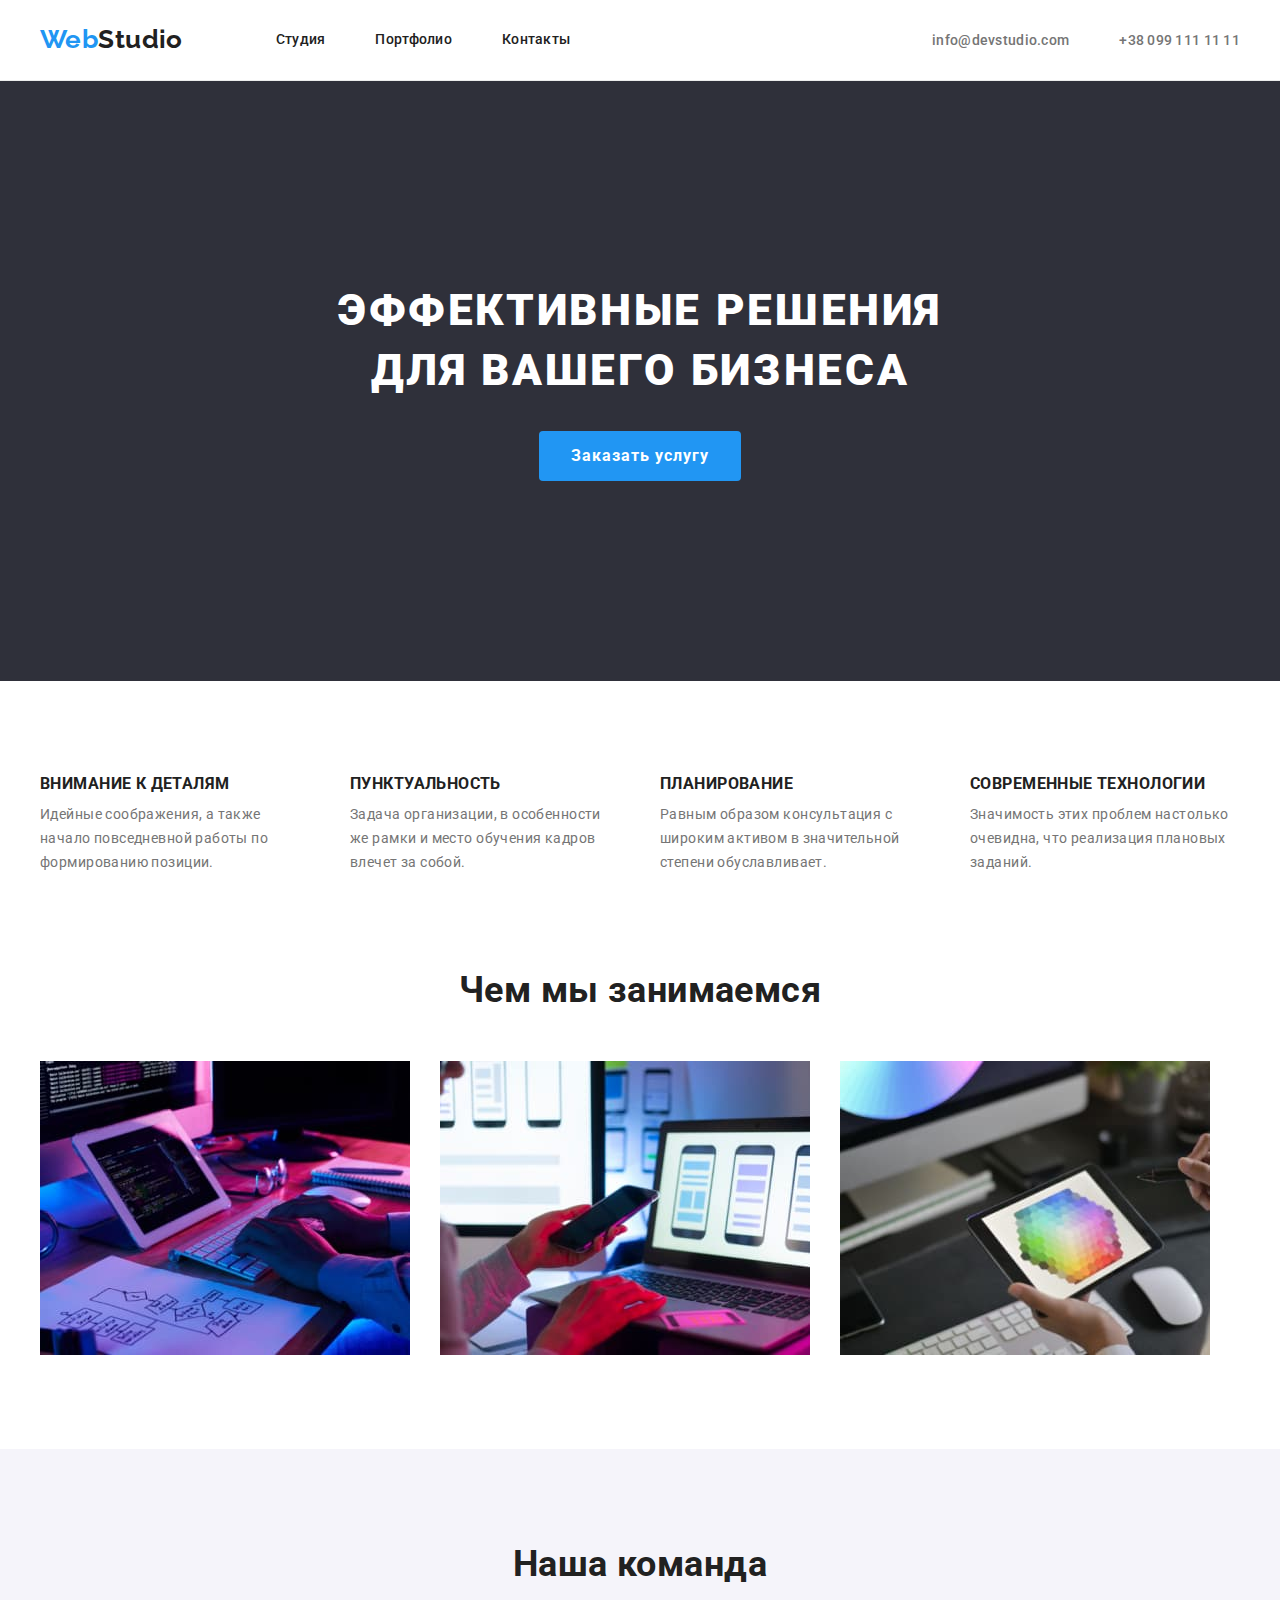
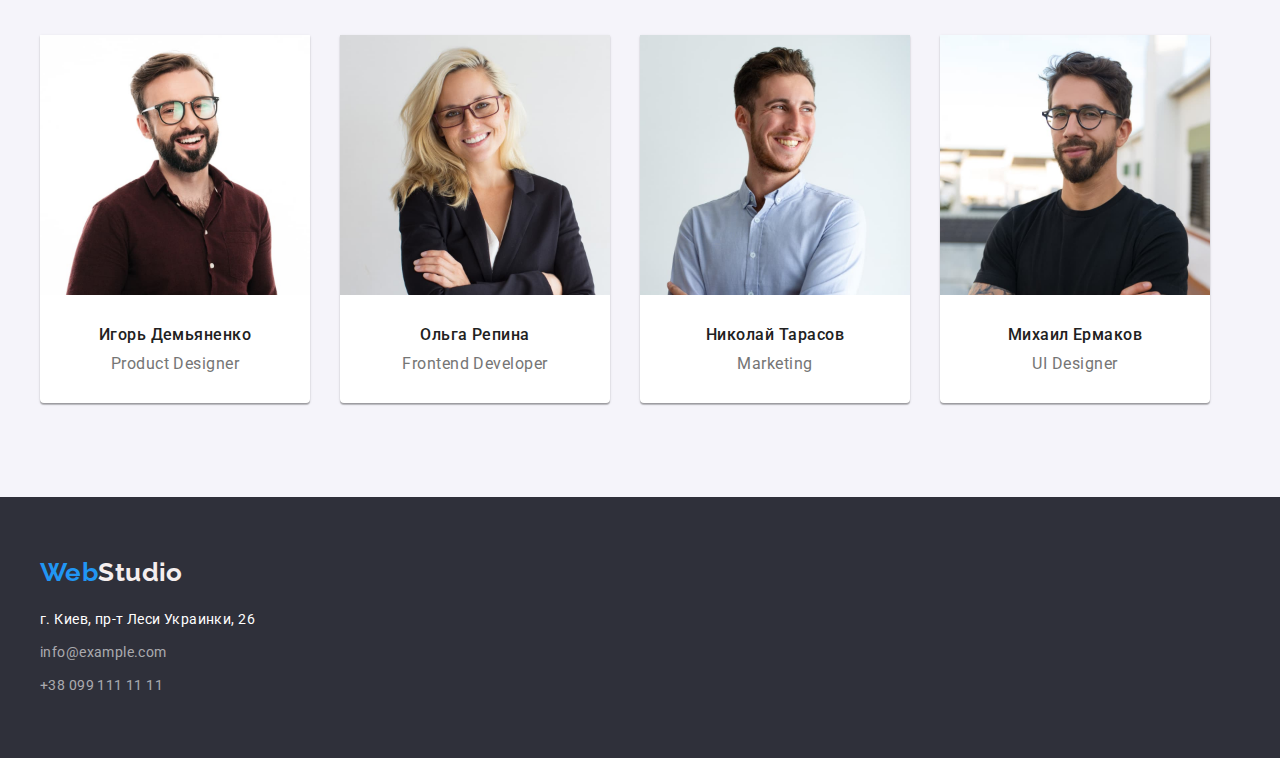
<file: index.html>
<!DOCTYPE html>
<html lang="ru">
<head>
    <meta charset="UTF-8">
    <meta http-equiv="X-UA-Compatible" content="IE=edge">
    <meta name="viewport" content="width=device-width, initial-scale=1.0">
    <title>Document</title>
    <link rel="preconnect" href="https://fonts.googleapis.com">
    <link rel="preconnect" href="https://fonts.gstatic.com" crossorigin>
    <link href="https://fonts.googleapis.com/css2?family=Raleway:wght@700&family=Roboto:wght@400;500;700;900&display=swap"
    rel="stylesheet">
    <link rel="stylesheet" href="https://cdnjs.cloudflare.com/ajax/libs/modern-normalize/1.1.0/modern-normalize.min.css"
    integrity="sha512-wpPYUAdjBVSE4KJnH1VR1HeZfpl1ub8YT/NKx4PuQ5NmX2tKuGu6U/JRp5y+Y8XG2tV+wKQpNHVUX03MfMFn9Q=="
    crossorigin="anonymous" referrerpolicy="no-referrer" />
    <link rel="stylesheet" href="./css/styles.css">
</head>
<body>
    <header class="page-header">
    <div class="container container-header">
    <nav class="nav">
     <a href="" class="logo"><span class="logo-two">Web</span>Studio</a>
           
     <ul class="site-nav">
                <li class="item"><a href="" class="link current">Студия</a></li>
                <li class="item"><a href="./portfolio.html"class="link">Портфолио</a></li>
                <li class="item"><a href="" class="link">Контакты</a></li>
            </ul>
            </nav>
     <ul class="auth-nav">
            <li class="item"><a href="" class="auth-nav1" >info@devstudio.com</a></li>
            <li class="item"><a href="tel:+380991111111" class="auth-nav1" >+38 099 111 11 11</a></li>
        </ul>
 </div>
    </header>
    <main>
    <section class="hero">
<div class="container container-hero">
        <h1 class="hero-title">Эффективные решения для вашего бизнеса</h1>
        <button type="button" class="button">Заказать услугу</button>
</div>
    </section>
<section class="section">
    <div class="container">
    <ul  class="work">
        <li class="work-tytle">
            <h3 class="work-one">Внимание к деталям</h3>
            <p class="work-two">Идейные соображения, а также начало повседневной работы по формированию позиции.</p>
        </li>
        <li class="work-tytle" >
            <h3 class="work-one">Пунктуальность</h3>
            <p class="work-two">Задача организации, в особенности же рамки и место обучения кадров влечет за собой.</p>
        </li>
        <li class="work-tytle" >
            <h3 class="work-one"3>Планирование</h3>
            <p class="work-two">Равным образом консультация с широким активом в значительной степени обуславливает.</p>
        </li >
        <li class="work-tytle" >
            <h3 class="work-one"3>Современные технологии</h3>
            <p class="work-two">Значимость этих проблем настолько очевидна, что реализация плановых заданий.</p>
        </li>
    </ul>
    </div>
    </section>
    <section class="section classes">
    <h2 class="title">Чем мы занимаемся</h2>
    <div class="container">
    <ul class="work-images">
        <li class="images"><img src="./images/img1.jpg" alt="Робота с компьютером" width="370"/></li>
        <li class="images"><img src="./images/img2.jpg" alt="Робота с телефоном" width="370"/></li>
        <li class="images"><img src="./images/img3.jpg" alt="Робота с планшетом" width="370"/></li>
    </ul>
    </div>
</section>
<section class="section command">
    <h2 class="title">Наша команда</h2>
        <ul class="command-title">
        <li  class="participant"><img src="./images/face1.jpg" alt="Участник 1" width="270"/>
            <div class="participant-title">
            <h3 class="title-one">Игорь Демьяненко</h3>
            <p class="work-three">Product Designer</p>
        </div>
        </li>
        <li class="participant"><img src="./images/face2.jpg" alt="Участник 2" width="270"/>
            <div class="participant-title">
            <h3 class="title-one">Ольга Репина</h3>
            <p class="work-three">Frontend Developer</p>
        </div>
        </li>
        <li class="participant"><img src="./images/face3.jpg" alt="Участник 3" width="270"/>
            <div class="participant-title">
            <h3 class="title-one">Николай Тарасов</h3>
            <p class="work-three">Marketing</p>
        </div>
        </li>
        <li class="participant"><img src="./images/face4.jpg" alt="Участник 4" width="270"/>
            <div class="participant-title">
            <h3 class="title-one">Михаил Ермаков</h3>
            <p class="work-three">UI Designer</p>
        </div>
        </li>
    </ul>
  
</section>
</main>
<footer class="footer">
    <div class="container container-footer">
    <a href="" class="logo-header"><span class="logo-two">Web<span class="logo-three">Studio</span></a>
<address> 
    <ul class="adres">
        <li class="real">
            <a href="https://goo.gl/maps/MabtzVLt6xjvMvCGA"
             target="_blank"
            rel="noopener norefferer"
            class="adres-one" 
            >г. Киев, пр-т Леси Украинки, 26</a>
        </li>
        <li class="mail">
           <a href="mailto:info@example.com" class="adres-two" >info@example.com</a>
        </li>
        <li>
            <a href="tel:+380991111111" class="adres-two" >+38 099 111 11 11</a>
        </li>
    </ul>
</address>
</div>
</footer>
</body>
</html>
</file>
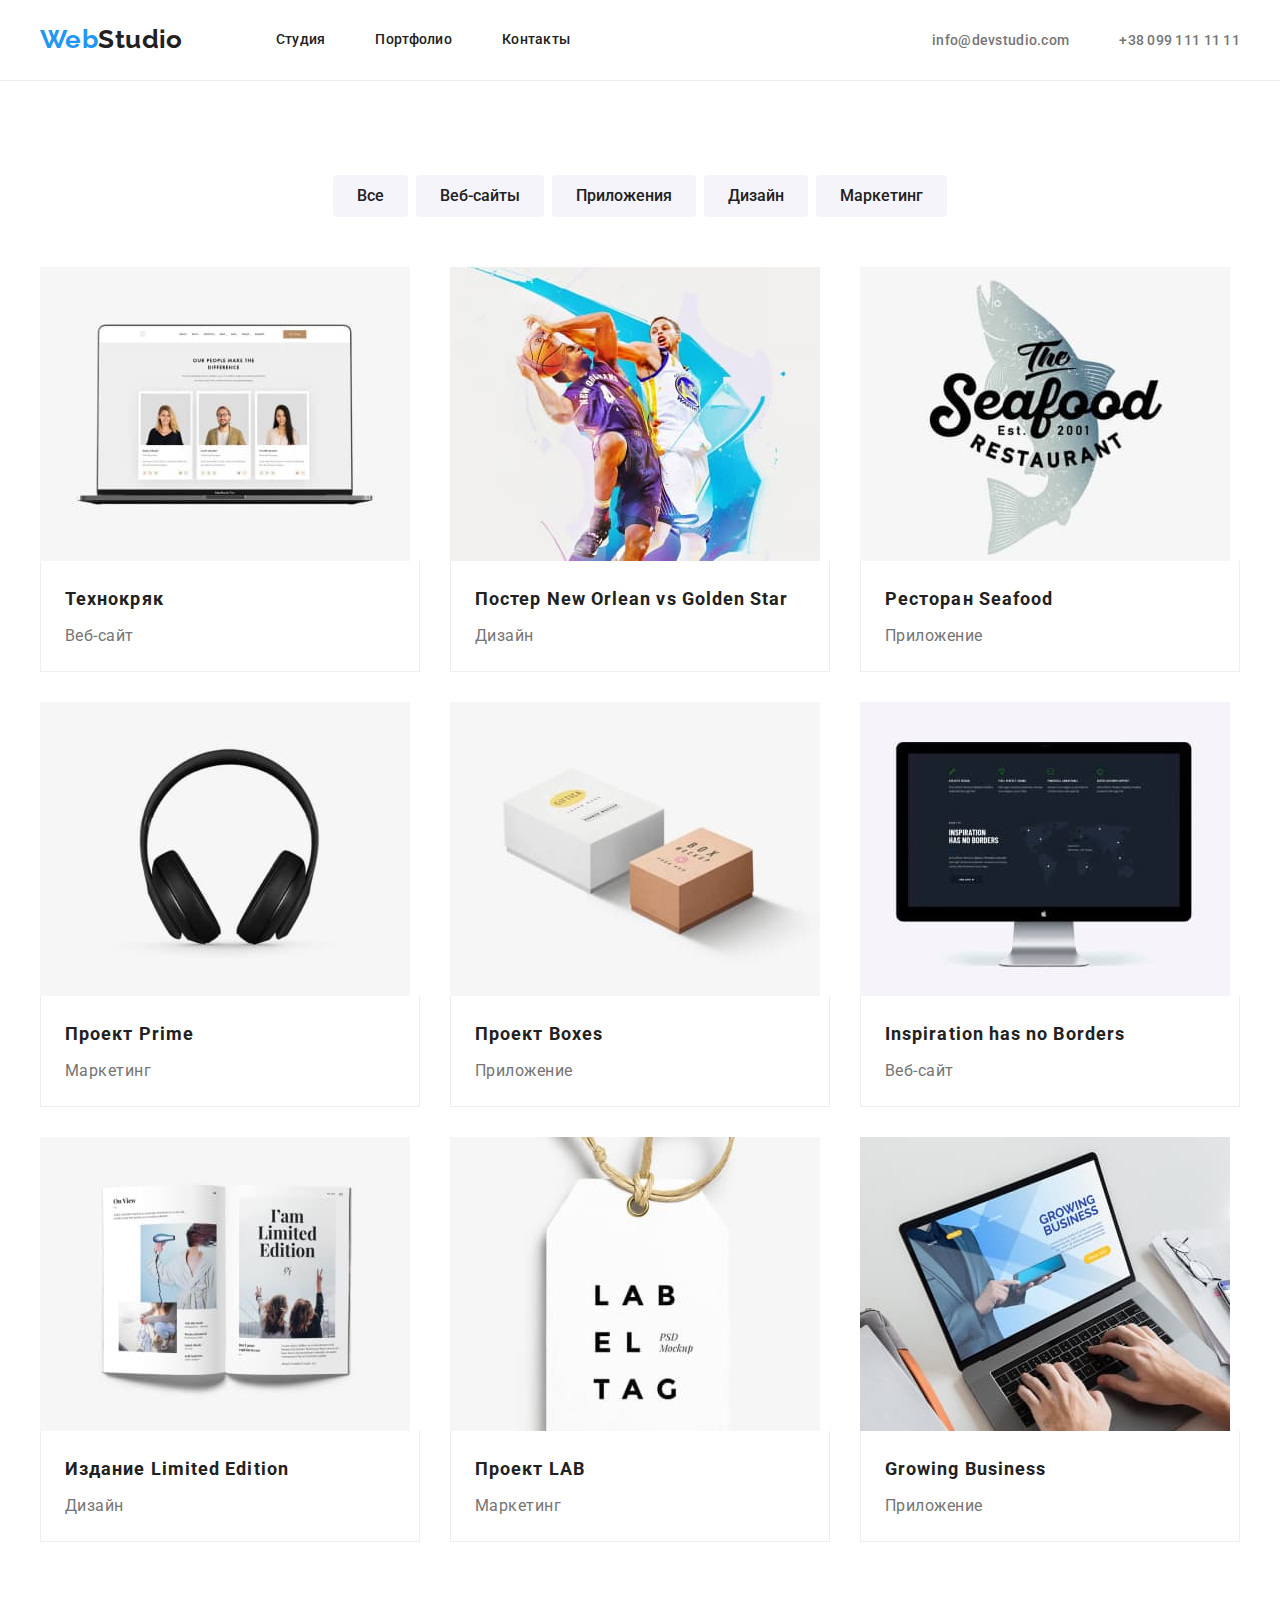
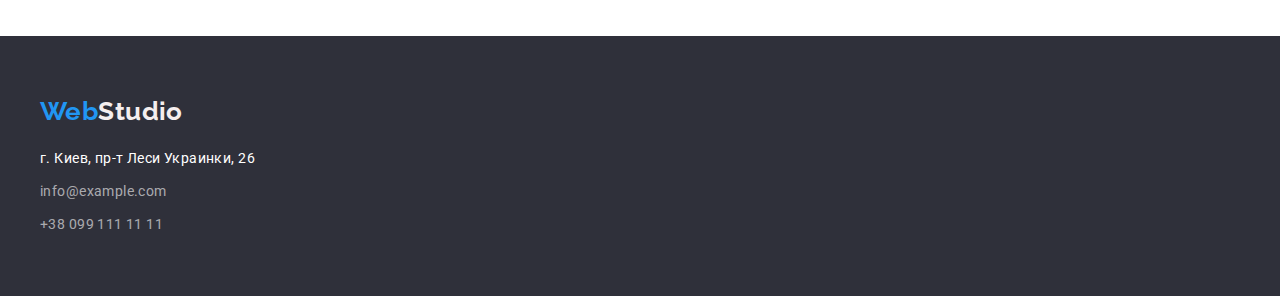
<file: portfolio.html>
<!DOCTYPE html>
<html lang="ru">

<head>
    <meta charset="UTF-8">
    <meta http-equiv="X-UA-Compatible" content="IE=edge">
    <meta name="viewport" content="width=device-width, initial-scale=1.0">
    <title>Document</title>
    <link rel="preconnect" href="https://fonts.googleapis.com">
    <link rel="preconnect" href="https://fonts.gstatic.com" crossorigin>
    <link
        href="https://fonts.googleapis.com/css2?family=Raleway:wght@700&family=Roboto:wght@400;500;700;900&display=swap"
        rel="stylesheet">
    <link rel="stylesheet" href="https://cdnjs.cloudflare.com/ajax/libs/modern-normalize/1.1.0/modern-normalize.min.css"
        integrity="sha512-wpPYUAdjBVSE4KJnH1VR1HeZfpl1ub8YT/NKx4PuQ5NmX2tKuGu6U/JRp5y+Y8XG2tV+wKQpNHVUX03MfMFn9Q=="
        crossorigin="anonymous" referrerpolicy="no-referrer" />
    <link rel="stylesheet" href="./css/styles.css">
</head>
<body>
    <header class="page-header">
        <div class="container container-header">
            <nav class="nav">
                <a href="" class="logo"><span class="logo-two">Web</span>Studio</a>

                <ul class="site-nav">
                    <li class="item"><a href="./index.html" class="link current">Студия</a></li>
                    <li class="item"><a href="./portfolio.html" class="link">Портфолио</a></li>
                    <li class="item"><a href="" class="link">Контакты</a></li>
                </ul>
            </nav>
            <ul class="auth-nav">
                <li class="item"><a href="" class="auth-nav1">info@devstudio.com</a></li>
                <li class="item"><a href="tel:+380991111111" class="auth-nav1">+38 099 111 11 11</a></li>
            </ul>
        </div>
    </header>
<main>
    <section class="section">
        <div class="container">
        <h1 class="title-portfolio">Примеры робот</h1>
        <ul class="button-portfolio">
    <li class="button-portfolio-title">
        <button type="button" class="button-filter">Все </button>
    </li>
    <li class="button-portfolio-title">
        <button type="button" class="button-filter">Веб-сайты </button>
    </li>
    <li class="button-portfolio-title">
        <button type="button" class="button-filter">Приложения </button>
    </li>
    <li class="button-portfolio-title">
        <button type="button" class="button-filter">Дизайн </button>
    </li>
    <li class="button-portfolio-title">
        <button type="button" class="button-filter">Маркетинг </button>
    </li>
</ul>
   <ul class="filter">
    <li class="filter-element"> 
        <a href="">
        <img src="./images/img1s2.jpg" alt="img1">
        <div class="filter-box">
        <h2 class="title-filter">Технокряк</h2>
        <p class="filter-item">Веб-сайт</p>
        </div>
    </a>
    </li>
<li class="filter-element"> 
    <a href="">
    <img src="./images/img2s2.jpg" alt="img2">
    <div class="filter-box">
    <h2 class="title-filter">Постер New Orlean vs Golden Star</h2>
    <p class="filter-item">Дизайн</p>
    </div>
    </a>
</li>
<li class="filter-element"> 
    <a href="">
    <img src="./images/img3s2.jpg" alt="img3">
    <div class="filter-box"> 
    <h2 class="title-filter">Ресторан Seafood</h2>
    <p class="filter-item">Приложение</p> 
    </div>
    </a>
</li>
    <li class="filter-element"> 
    <a href="">
    <img src="./images/img4s2.jpg" alt="img4">
    <div class="filter-box"> 
    <h2 class="title-filter">Проект Prime</h2>
    <p class="filter-item">Маркетинг</p>
    </div>
    </a>
</li>
    <li class="filter-element"> 
    <a href="">
    <img src="./images/img5s2.jpg" alt="img5">
    <div class="filter-box"> 
    <h2 class="title-filter">Проект Boxes</h2>
    <p class="filter-item">Приложение</p>
    </div>
    </a>
</li>
    <li class="filter-element"> 
    <a href="">
    <img src="./images/img6s2.jpg" alt="img6">
    <div class="filter-box">
    <h2 class="title-filter">Inspiration has no Borders</h2>
    <p class="filter-item">Веб-сайт</p>
    </div>
    </a>
    </li>
<li class="filter-element"> 
    <a href="">
    <img src="./images/img7s2.jpg" alt="img7">
    <div class="filter-box">
    <h2 class="title-filter">Издание Limited Edition</h2>
    <p class="filter-item">Дизайн</p>
    </div>
    </a>
</li>
    <li class="filter-element"> 
    <a href="">
    <img src="./images/img8s2.jpg" alt="img8">
    <div class="filter-box">
    <h2 class="title-filter">Проект LAB</h2>
    <p class="filter-item">Маркетинг</p>
    </div>
    </a>
</li>
    <li class="filter-element"> 
    <a href="">
    <img src="./images/img9s2.jpg" alt="img9">
    <div class="filter-box"> 
    <h2 class="title-filter">Growing Business</h2>
    <p class="filter-item">Приложение</p>
    </div>
    </a>
</li>
   </ul>
</div>
</section>
</main>
<footer class="footer">
    <div class="container container-footer">
        <a href="" class="logo-header"><span class="logo-two">Web<span class="logo-three">Studio</span></a>
        <address>
            <ul class="adres">
                <li class="real">
                    <a href="https://goo.gl/maps/MabtzVLt6xjvMvCGA" target="_blank" rel="noopener norefferer"
                        class="adres-one">г. Киев, пр-т Леси Украинки, 26</a>
                </li>
                <li class="mail">
                    <a href="mailto:info@example.com" class="adres-two">info@example.com</a>
                </li>
                <li>
                    <a href="tel:+380991111111" class="adres-two">+38 099 111 11 11</a>
                </li>
            </ul>
        </address>
    </div>
</footer>
</body>
</html>
</file>
<file: css/styles.css>
:root {
  --primary-text-color: rgba(33, 33, 33, 1);
  --accent-color: rgba(33, 150, 243, 1);
  --beckground-color: rgba(255, 255, 255, 1);
  --text-color: rgba(117, 117, 117, 1);
  --hero-color: rgba(47, 48, 58, 1);
  --button-color: rgba(245, 244, 250, 1);
  --button-text-color: #fff;
  --button-header-color: rgba(33, 150, 243, 1);
  --logo-color: rgb(245, 238, 238);
  --adress-color: rgba(255, 255, 255, 0.6);
  --comand-background-color: rgba(245, 244, 250, 1);
  --filter-color: #212121;
  --filter-item-color: #757575;
  --border-color: #eeeeee;
  --border-header-color: #ececec;
}
html {
  box-sizing: border-box;
}
body {
  margin: 0;
  font-family: roboto, sans-serif;
  color: var(--text-color);
  background-color: var(--beckground-color);
  letter-spacing: 0.03em;
  font-size: 14px;
}
h1,
h2,
h3,
h4,
h5,
h6,
p,
ul {
  margin: 0;
  padding: 0;
}
ul {
  list-style: none;
}
a {
  margin: 0;
}
.auth-nav {
  display: flex;
  margin-left: auto;
}
.auth-nav .item + .item {
  margin-left: 50px;
}
.auth-nav .auth-nav1 {
  color: var(--text-color);
  font-weight: 500;
  line-height: 1.14;
  letter-spacing: 0.02em;
  text-decoration: none;
}
.auth-nav .auth-nav1:hover,
.auth-nav .auth-nav1:focus {
  color: var(--accent-color);
}
.container {
  width: 1200px;
  padding-left: 15px;
  padding-right: 15px;
  margin-left: auto;
  margin-right: auto;
}
.container-header {
  display: flex;
  align-items: center;
}
.container-hero {
  display: flex;
  flex-direction: column;
  align-items: center;
  width: 696px;
}
.container-portfolio {
  display: flex;
  flex-direction: column;
  align-items: center;
  width: 1200px;
  padding-left: 15px;
  padding-right: 15px;
  margin-left: auto;
  margin-right: auto;
}
.button-portfolio {
  display: flex;
  width: 100%;
  margin-bottom: 50px;
  justify-content: center;
}

.button-portfolio-title:not(:last-child) {
  margin-right: 8px;
}
.hero .button {
  margin-top: 30px;
  border-radius: 4px;
  padding: 10px 32px;
  text-align: center;

  background-color: var(--accent-color);
  color: var(--beckground-color);
  font-family: inherit;
  font-weight: bold;
  font-size: 16px;
  line-height: 1.88;
  align-items: center;
  text-align: center;
  letter-spacing: 0.06em;
  cursor: pointer;
  border: none;
}
.site-nav {
  display: flex;
  margin-left: 93px;
}
.site-nav .item:not(:last-child) {
  margin-right: 50px;
}
.site-nav .link {
  display: block;
  padding-top: 32px;
  padding-bottom: 32px;
  color: var(--primary-text-color);
  font-weight: 500;
  line-height: 1.14;
  letter-spacing: 0.02em;
  text-decoration: none;
}
.site-nav .link:hover,
.site-nav .link:focus {
  color: var(--accent-color);
}

.hero {
  background-color: var(--hero-color);

  padding-top: 200px;
  padding-bottom: 200px;
}
.hero-title {
  color: var(--beckground-color);
  font-weight: 900;
  font-size: 44px;
  line-height: 1.36;
  text-align: center;
  letter-spacing: 0.06em;
  text-transform: uppercase;
}

.nav {
  display: flex;
}
.section {
  padding-top: 94px;
  padding-bottom: 94px;
}
.logo-two {
  color: var(--accent-color);
}
.logo {
  color: var(--primary-text-color);
  margin: auto;
}
.logo-three {
  color: var(--logo-color);
}
.logo,
.logo-two,
.logo-three {
  font-family: Raleway, sans-serif;
  font-weight: bold;
  font-size: 26px;
  line-height: 1.2;
  text-decoration: none;
}
.logo-header {
  margin-bottom: 20px;
  text-decoration: none;
}
.command {
  background-color: var(--comand-background-color);
}
.command-title {
  display: flex;
  margin-top: 50px;
  align-items: center;
  width: 1200px;
  padding-left: 15px;
  padding-right: 15px;
  margin-left: auto;
  margin-right: auto;
}
.participant {
  background: var(--button-text-color);
  box-shadow: 0px 1px 3px rgba(0, 0, 0, 0.12), 0px 1px 1px rgba(0, 0, 0, 0.14),
    0px 2px 1px rgba(0, 0, 0, 0.2);
  border-radius: 0px 0px 4px 4px;
}

.participant-title {
  padding-top: 30px;
  padding-bottom: 30px;
}

.command-title .participant:not(:last-child) {
  margin-right: 30px;
}

.work {
  display: flex;
  justify-content: space-between;
}
.work-tytle {
  width: 270px;
}
.work-images {
  display: flex;
  margin-top: 50px;
}
.work-images .images:not(:last-child) {
  margin-right: 30px;
}
img {
  display: block;
  max-width: 100%;
  height: auto;
}
.work-one {
  color: var(--primary-text-color);
  line-height: 1.14;
  text-transform: uppercase;
  margin-bottom: 10px;
}
.work-two {
  line-height: 1.7;
  letter-spacing: 0.03em;
}
.work-three {
  color: var(--text-color);
  background-color: var(--button-text-color);
  font-size: 16px;
  line-height: 1.19;
  text-align: center;
  letter-spacing: 0.03em;
  margin-top: 10px;
}
.classes {
  padding-top: 0;
}
.title {
  color: var(--primary-text-color);
  font-weight: bold;
  font-size: 36px;
  line-height: 1.17;
  text-align: center;
}
.title-one {
  color: var(--primary-text-color);
  background-color: var(--button-text-color);
  font-weight: 500;
  font-size: 16px;
  line-height: 1.19;
  text-align: center;
  letter-spacing: 0.03em;
}

.adres-one {
  color: var(--beckground-color);
  text-decoration: none;
  line-height: 1.7;
  letter-spacing: 0.03em;
}
.adres-two {
  color: var(--adress-color);
  text-decoration: none;
  line-height: 1.7;
  letter-spacing: 0.03em;
}
.adres .adres-one:hover,
.adres .adres-one:focus,
.adres .adres-two:hover,
.adres .adres-two:focus {
  color: var(--accent-color);
}

.title-portfolio {
  display: none;
}

.button-filter {
  color: var(--primary-text-color);
  background-color: var(--button-color);
  font-family: inherit;
  font-weight: 500;
  font-size: 16px;
  line-height: 1.6;
  cursor: pointer;
  padding: 6px 22px;
  border-color: transparent;
  border-radius: 4px;
}

.button-filter:hover,
.button-filter:focus {
  color: var(--button-text-color);
  background-color: var(--button-header-color);
}

.filter {
  box-sizing: border-box;
  display: flex;
  flex-wrap: wrap;
}
.filter-element {
  width: calc((100% - 60px) / 3);
  margin-right: 30px;
  margin-bottom: 30px;
}

.filter-element:nth-child(3n) {
  margin-right: 0;
}
.filter-element:nth-last-child(-n + 3) {
  margin-bottom: 0;
}

.title-filter {
  color: var(--filter-color);
  font-size: 18px;
  font-weight: bold;
  line-height: 2;
  letter-spacing: 0.06em;
  margin-bottom: 4px;
}
.filter-item {
  font-size: 16px;
  line-height: 1.88;
  letter-spacing: 0.03em;
  color: var(--filter-item-color);
}

.filter a {
  text-decoration: none;
}

.filter-box {
  padding: 20px 24px;
  border-bottom: 1px solid var(--border-color);
  border-left: 1px solid var(--border-color);
  border-right: 1px solid var(--border-color);
}

.footer {
  background-color: var(--hero-color);
  padding-top: 60px;
  padding-bottom: 60px;
}
.container-footer {
  display: flex;
  flex-direction: column;
}
.adres {
  font-style: normal;
}
.adres .real {
  margin-bottom: 9px;
}
.adres .mail {
  margin-bottom: 9px;
}
.real a {
  color: var(--button-text-color);
}
.page-header {
  border-bottom: 1px solid var(--border-header-color);
}
</file>
